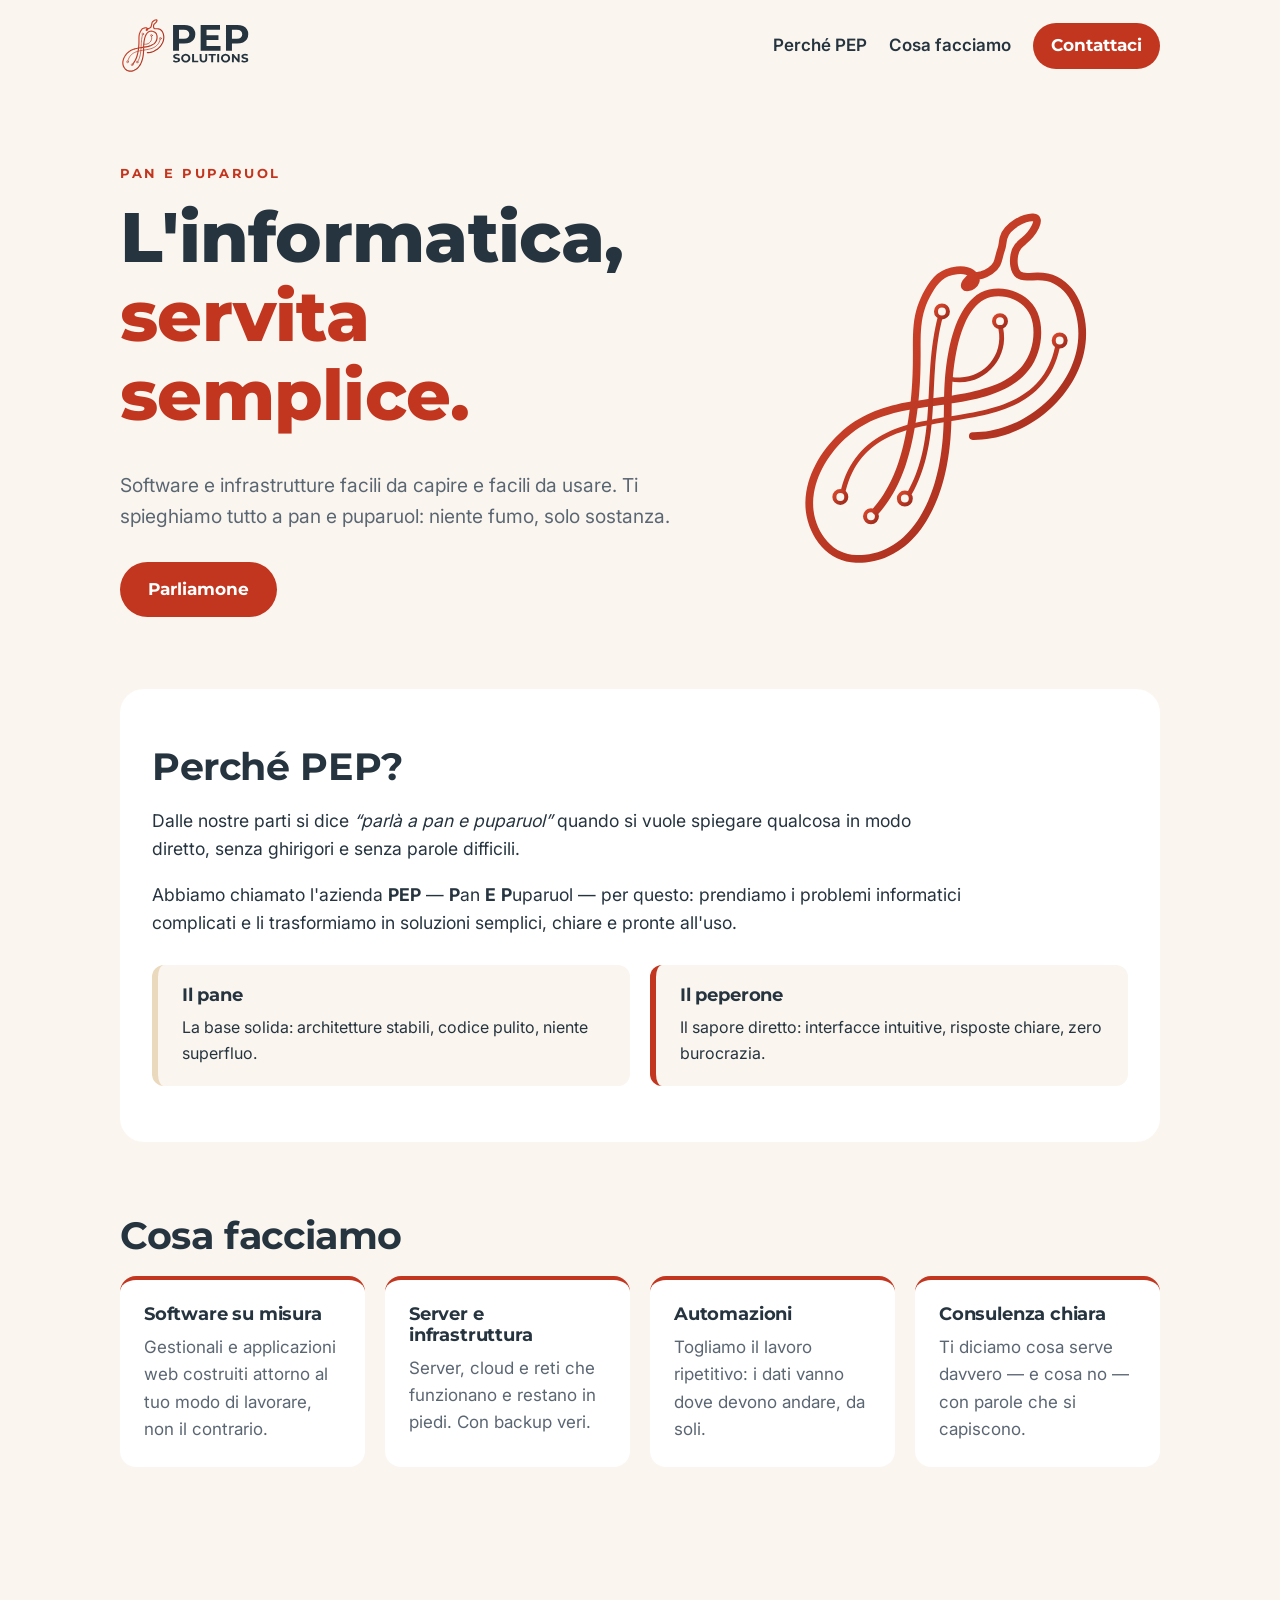
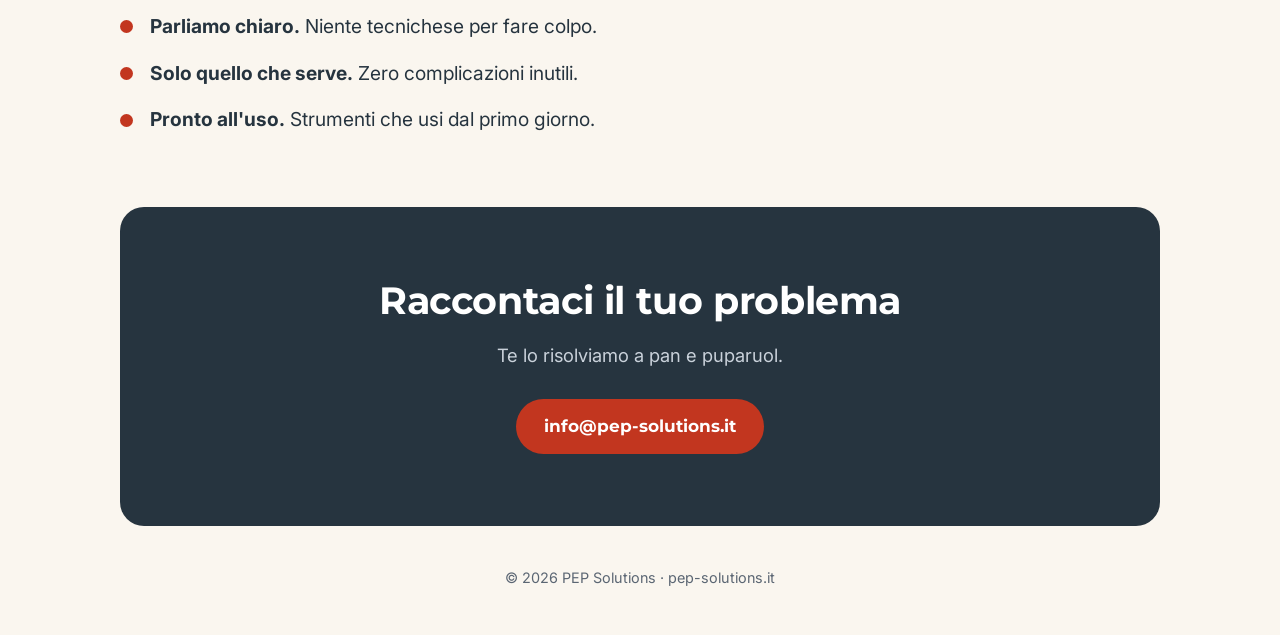
<file: index.html>
<!doctype html>
<html lang="it">
<head>
  <meta charset="utf-8">
  <meta name="viewport" content="width=device-width, initial-scale=1">
  <title>PEP Solutions — L'informatica, servita semplice</title>
  <meta name="description" content="PEP Solutions: soluzioni informatiche semplici da capire, facili da usare. Niente fumo, solo sostanza.">
  <link rel="icon" href="assets/pep-icona.svg" type="image/svg+xml">
  <link rel="icon" href="assets/favicon-32.png" sizes="32x32" type="image/png">
  <link rel="apple-touch-icon" href="assets/apple-touch-icon.png">
  <meta name="theme-color" content="#C2361F">
  <meta property="og:title" content="PEP Solutions — L'informatica, servita semplice">
  <meta property="og:description" content="Soluzioni informatiche semplici da capire, facili da usare.">
  <meta property="og:image" content="https://pep-solutions.it/assets/anteprima-social.png">
  <meta property="og:url" content="https://pep-solutions.it/">
  <link rel="stylesheet" href="assets/style.css">
</head>
<body>
  <header class="top">
    <a class="brand" href="#">
      <img src="assets/pep-logo-orizzontale-colore.svg" alt="PEP Solutions" width="102" height="44">
    </a>
    <nav>
      <a href="#perche">Perché PEP</a>
      <a href="#cosa">Cosa facciamo</a>
      <a href="#contatti" class="btn small">Contattaci</a>
    </nav>
  </header>

  <main>
    <section class="hero">
      <div>
        <p class="kicker">Pan E Puparuol</p>
        <h1>L'informatica,<br><span>servita semplice.</span></h1>
        <p class="lead">Software e infrastrutture facili da capire e facili da usare.
          Ti spieghiamo tutto a pan e puparuol: niente fumo, solo sostanza.</p>
        <a href="#contatti" class="btn">Parliamone</a>
      </div>
      <img class="hero-mark" src="assets/pep-simbolo-colore.svg" alt="Logo PEP Solutions: una linea continua disegna una P e un peperone">
    </section>

    <section id="perche" class="story">
      <h2>Perché PEP?</h2>
      <p>Dalle nostre parti si dice <em>“parlà a pan e puparuol”</em> quando si vuole spiegare
        qualcosa in modo diretto, senza ghirigori e senza parole difficili.</p>
      <p>Abbiamo chiamato l'azienda <b>PEP</b> — <b>P</b>an <b>E</b> <b>P</b>uparuol — per questo:
        prendiamo i problemi informatici complicati e li trasformiamo in soluzioni semplici,
        chiare e pronte all'uso.</p>
      <div class="duo">
        <div><h3>Il pane</h3><p>La base solida: architetture stabili, codice pulito, niente superfluo.</p></div>
        <div><h3>Il peperone</h3><p>Il sapore diretto: interfacce intuitive, risposte chiare, zero burocrazia.</p></div>
      </div>
    </section>

    <section id="cosa">
      <h2>Cosa facciamo</h2>
      <div class="cards">
        <article><h3>Software su misura</h3><p>Gestionali e applicazioni web costruiti attorno al tuo modo di lavorare, non il contrario.</p></article>
        <article><h3>Server e infrastruttura</h3><p>Server, cloud e reti che funzionano e restano in piedi. Con backup veri.</p></article>
        <article><h3>Automazioni</h3><p>Togliamo il lavoro ripetitivo: i dati vanno dove devono andare, da soli.</p></article>
        <article><h3>Consulenza chiara</h3><p>Ti diciamo cosa serve davvero — e cosa no — con parole che si capiscono.</p></article>
      </div>
    </section>

    <section class="promise">
      <ul>
        <li><b>Parliamo chiaro.</b> Niente tecnichese per fare colpo.</li>
        <li><b>Solo quello che serve.</b> Zero complicazioni inutili.</li>
        <li><b>Pronto all'uso.</b> Strumenti che usi dal primo giorno.</li>
      </ul>
    </section>

    <section id="contatti" class="contact">
      <h2>Raccontaci il tuo problema</h2>
      <p>Te lo risolviamo a pan e puparuol.</p>
      <a class="btn" href="mailto:info@pep-solutions.it">info@pep-solutions.it</a>
    </section>
  </main>

  <footer>
    <p>© 2026 PEP Solutions · pep-solutions.it</p>
  </footer>
</body>
</html>
</file>
<file: assets/style.css>
/* PEP Solutions — stile condiviso (sito + manuale del marchio).
   Colori e font: vedi /brand/ (manuale) e brand/ nel repository. */
@font-face { font-family: "Montserrat"; src: url("fonts/montserrat.woff2") format("woff2"); font-weight: 100 900; font-display: swap; }
@font-face { font-family: "Inter"; src: url("fonts/inter.woff2") format("woff2"); font-weight: 100 900; font-display: swap; }

:root {
  --peperone: #C2361F;        /* rosso primario */
  --peperone-scuro: #9E2A1C;
  --peperone-chiaro: #D9472C;
  --antracite: #26343F;       /* testi e logotipo */
  --ardesia: #5B6673;         /* testi secondari */
  --pane: #FAF6EF;            /* fondo crema */
  --crosta: #EAD9BC;          /* accento caldo */
  --bianco: #FFFFFF;
  --titoli: "Montserrat", system-ui, sans-serif;
  --testo: "Inter", system-ui, -apple-system, "Segoe UI", Roboto, sans-serif;
}
* { box-sizing: border-box; }
html { scroll-behavior: smooth; }
body { margin: 0; font-family: var(--testo); color: var(--antracite); background: var(--pane); line-height: 1.6; font-size: 1.0625rem; }
a { color: var(--peperone); }
img { max-width: 100%; }
section, .top, footer { max-width: 1080px; margin: 0 auto; padding: 0 20px; }
section { padding-top: 72px; padding-bottom: 72px; }
h1, h2, h3 { font-family: var(--titoli); line-height: 1.12; margin: 0 0 .5em; letter-spacing: -.01em; }
h1 { font-weight: 800; }
h2 { font-weight: 700; font-size: clamp(1.7rem, 4vw, 2.4rem); }
h3 { font-weight: 700; font-size: 1.15rem; }

.top { display: flex; align-items: center; justify-content: space-between; gap: 16px; padding-top: 18px; padding-bottom: 18px; }
.brand img { display: block; height: 56px; width: auto; }
nav { display: flex; align-items: center; gap: 22px; }
nav a { color: var(--antracite); text-decoration: none; font-weight: 600; }
nav a:not(.btn) { display: none; }
@media (min-width: 760px) { nav a:not(.btn) { display: inline; } }

.btn { display: inline-block; background: var(--peperone); color: var(--bianco); text-decoration: none; font-family: var(--titoli); font-weight: 700; padding: 14px 28px; border-radius: 999px; transition: transform .15s, background .15s; }
.btn:hover { background: var(--peperone-scuro); transform: translateY(-1px); }
nav .btn.small, .btn.small { padding: 9px 18px; color: var(--bianco); }

.kicker { text-transform: uppercase; letter-spacing: .2em; font-family: var(--titoli); font-weight: 700; color: var(--peperone); font-size: .8rem; margin: 0 0 14px; }
.hero { display: grid; gap: 32px; align-items: center; padding-top: 40px; }
.hero h1 { font-size: clamp(2.5rem, 7vw, 4.4rem); }
.hero h1 span { color: var(--peperone); }
.lead { font-size: 1.2rem; color: var(--ardesia); max-width: 34em; margin: 0 0 30px; }
.hero-mark { width: min(62vw, 300px); justify-self: center; }
@media (min-width: 860px) { .hero { grid-template-columns: 1.4fr 1fr; padding-top: 72px; } }

.story { background: var(--bianco); border-radius: 24px; max-width: 1040px; padding: 56px 32px; }
.story p { font-size: 1.1rem; max-width: 46em; }
.duo { display: grid; gap: 20px; margin-top: 28px; }
.duo > div { background: var(--pane); border-left: 6px solid var(--crosta); border-radius: 12px; padding: 20px 24px; }
.duo > div:last-child { border-left-color: var(--peperone); }
.duo p { margin: 0; font-size: 1rem; }
@media (min-width: 720px) { .duo { grid-template-columns: 1fr 1fr; } }

.cards { display: grid; gap: 20px; grid-template-columns: repeat(auto-fit, minmax(220px, 1fr)); }
.cards article { background: var(--bianco); border-radius: 16px; padding: 24px; border-top: 4px solid var(--peperone); }
.cards p { margin: 0; color: var(--ardesia); }

.promise ul { list-style: none; padding: 0; margin: 0; display: grid; gap: 16px; }
.promise li { font-size: 1.2rem; padding-left: 30px; position: relative; }
.promise li::before { content: ""; position: absolute; left: 0; top: .5em; width: 13px; height: 13px; border-radius: 50%; background: var(--peperone); }

.contact { text-align: center; background: var(--antracite); color: var(--bianco); border-radius: 24px; max-width: 1040px; margin-bottom: 40px; }
.contact p { color: #C9D1DA; font-size: 1.15rem; margin: 0 0 28px; }

footer { padding-bottom: 32px; color: var(--ardesia); font-size: .9rem; text-align: center; }
footer a { color: var(--ardesia); }
</file>
